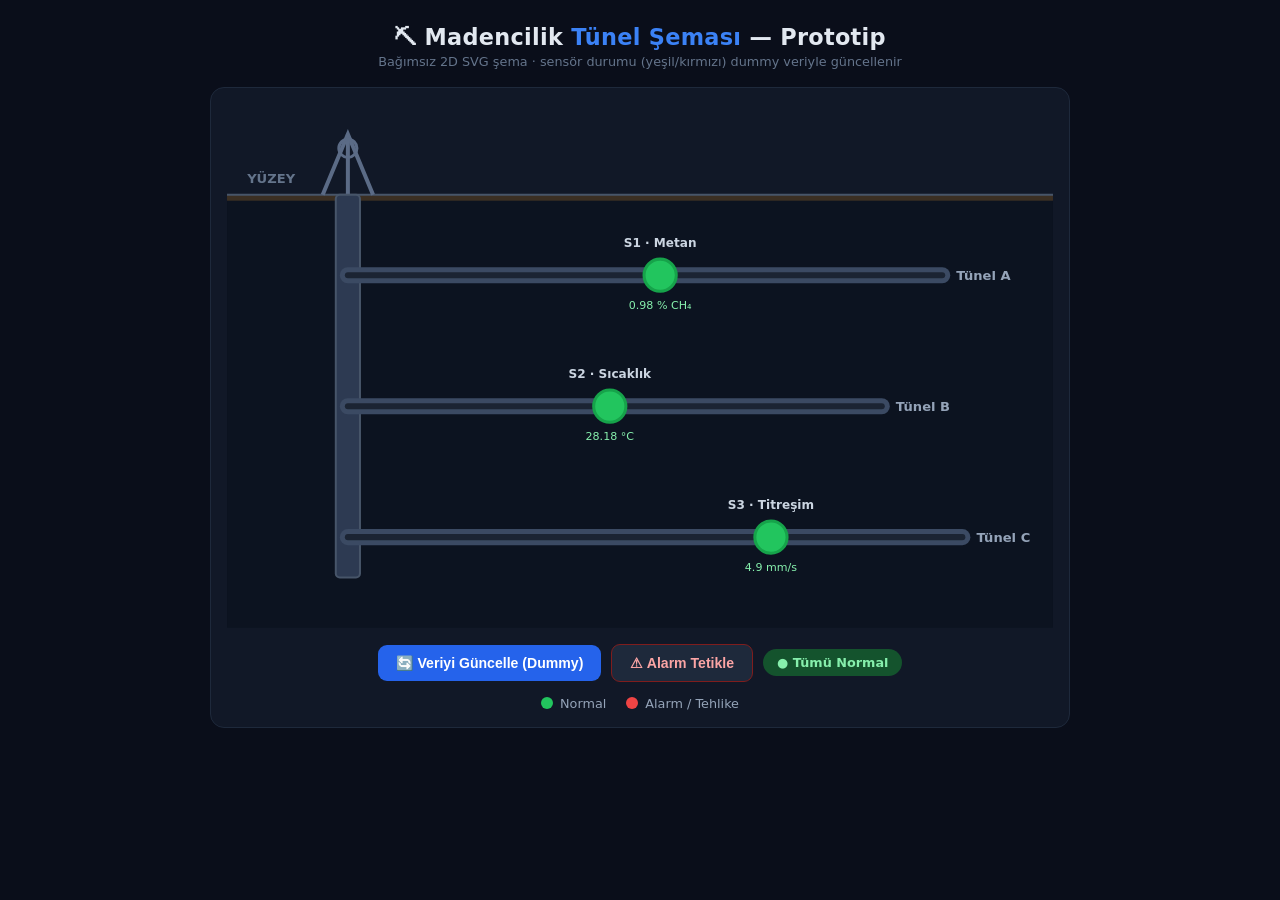
<file: prototypes/tunnel_schema/index.html>
<!DOCTYPE html>
<html lang="tr">
<head>
<meta charset="UTF-8">
<meta name="viewport" content="width=device-width, initial-scale=1.0">
<title>Madencilik Tünel Şeması — Prototip</title>
<link rel="stylesheet" href="style.css">
</head>
<body>

  <div class="header">
    <h1>⛏ Madencilik <span>Tünel Şeması</span> — Prototip</h1>
    <p>Bağımsız 2D SVG şema · sensör durumu (yeşil/kırmızı) dummy veriyle güncellenir</p>
  </div>

  <!-- Ölçeklenebilir SVG şema (viewBox ile her boyuta uyar) -->
  <div class="schema-wrap">
    <svg viewBox="0 0 820 520" xmlns="http://www.w3.org/2000/svg" role="img"
         aria-label="Üç tünel hattı ve üç sensör içeren maden şeması">

      <!-- yer altı katman fonu -->
      <rect x="0" y="90" width="820" height="430" fill="#0c1320"/>
      <rect x="0" y="90" width="820" height="6" fill="#3b2f23"/>

      <!-- yüzey + kuyu kulesi (headframe) -->
      <line x1="0" y1="90" x2="820" y2="90" stroke="#475569" stroke-width="2"/>
      <text x="20" y="78" fill="#64748b" font-size="13" font-weight="600">YÜZEY</text>
      <g stroke="#5b6b86" stroke-width="4" fill="none">
        <path d="M95 90 L120 30 L145 90"/>
        <line x1="120" y1="30" x2="120" y2="90"/>
      </g>
      <circle cx="120" cy="44" r="9" fill="none" stroke="#5b6b86" stroke-width="3"/>

      <!-- ana düşey kuyu (shaft) -->
      <rect x="108" y="90" width="24" height="380" rx="4" fill="#2d3a52" stroke="#475569" stroke-width="2"/>

      <!-- ===== 3 TÜNEL HATTI (node) ===== -->
      <!-- Tünel A -->
      <line class="tunnel" x1="120" y1="170" x2="710" y2="170" stroke="#3b4a63" stroke-width="16" stroke-linecap="round"/>
      <line x1="120" y1="170" x2="710" y2="170" stroke="#1b2433" stroke-width="6" stroke-linecap="round"/>
      <text x="724" y="175" fill="#94a3b8" font-size="13" font-weight="700">Tünel A</text>

      <!-- Tünel B -->
      <line class="tunnel" x1="120" y1="300" x2="650" y2="300" stroke="#3b4a63" stroke-width="16" stroke-linecap="round"/>
      <line x1="120" y1="300" x2="650" y2="300" stroke="#1b2433" stroke-width="6" stroke-linecap="round"/>
      <text x="664" y="305" fill="#94a3b8" font-size="13" font-weight="700">Tünel B</text>

      <!-- Tünel C -->
      <line class="tunnel" x1="120" y1="430" x2="730" y2="430" stroke="#3b4a63" stroke-width="16" stroke-linecap="round"/>
      <line x1="120" y1="430" x2="730" y2="430" stroke="#1b2433" stroke-width="6" stroke-linecap="round"/>
      <text x="744" y="435" fill="#94a3b8" font-size="13" font-weight="700">Tünel C</text>

      <!-- ===== 3 SENSÖR (tünel hatları üzerinde) ===== -->
      <!-- Sensör 1 — Tünel A -->
      <g data-sensor="0">
        <circle class="pulse normal" id="pulse-0" cx="430" cy="170" r="16"/>
        <circle class="sensor normal" id="dot-0" cx="430" cy="170" r="16" stroke-width="3"/>
        <text x="430" y="142" text-anchor="middle" fill="#cbd5e1" font-size="12" font-weight="700">S1 · Metan</text>
        <text id="val-0" x="430" y="204" text-anchor="middle" fill="#64748b" font-size="11">—</text>
      </g>

      <!-- Sensör 2 — Tünel B -->
      <g data-sensor="1">
        <circle class="pulse normal" id="pulse-1" cx="380" cy="300" r="16"/>
        <circle class="sensor normal" id="dot-1" cx="380" cy="300" r="16" stroke-width="3"/>
        <text x="380" y="272" text-anchor="middle" fill="#cbd5e1" font-size="12" font-weight="700">S2 · Sıcaklık</text>
        <text id="val-1" x="380" y="334" text-anchor="middle" fill="#64748b" font-size="11">—</text>
      </g>

      <!-- Sensör 3 — Tünel C -->
      <g data-sensor="2">
        <circle class="pulse normal" id="pulse-2" cx="540" cy="430" r="16"/>
        <circle class="sensor normal" id="dot-2" cx="540" cy="430" r="16" stroke-width="3"/>
        <text x="540" y="402" text-anchor="middle" fill="#cbd5e1" font-size="12" font-weight="700">S3 · Titreşim</text>
        <text id="val-2" x="540" y="464" text-anchor="middle" fill="#64748b" font-size="11">—</text>
      </g>
    </svg>

    <!-- Kontroller -->
    <div class="controls">
      <button class="btn btn-primary" onclick="updateSensors()">🔄 Veriyi Güncelle (Dummy)</button>
      <button class="btn btn-alarm" onclick="forceAlarm()">⚠ Alarm Tetikle</button>
      <span class="status-pill" id="status">● Tümü Normal</span>
    </div>

    <!-- Açıklama -->
    <div class="legend">
      <div class="item"><span class="dot green"></span> Normal</div>
      <div class="item"><span class="dot red"></span> Alarm / Tehlike</div>
    </div>
  </div>

<script>
/* ============================================================
   Dummy (örnek) veri katmanı — backend YOK.
   Gerçek projede bu fonksiyon /dashboard/latest-all gibi
   bir API'den beslenecek; şu an rastgele üretiyor.
   ============================================================ */

// Sensör tanımları (birim + alarm eşiği)
const SENSORS = [
  { id: "S1", ad: "Metan",    birim: "% CH₄", esik: 1.0, uret: () => rand(0.1, 2.4) },
  { id: "S2", ad: "Sıcaklık", birim: "°C",    esik: 40,  uret: () => rand(22, 55)  },
  { id: "S3", ad: "Titreşim", birim: "mm/s",  esik: 5.0, uret: () => rand(0.5, 9)  },
];

function rand(min, max) {
  return Math.round((min + Math.random() * (max - min)) * 100) / 100;
}

// Dummy veri üretici: her sensör için değer + durum döner
function generateDummyData() {
  return SENSORS.map(s => {
    const deger = s.uret();
    return { ...s, deger, alarm: deger >= s.esik };
  });
}

// Şemayı gelen veriye göre boyar (yeşil/kırmızı)
function updateSensors() {
  const veri = generateDummyData();
  let alarmSayisi = 0;

  veri.forEach((s, i) => {
    const durum = s.alarm ? "alarm" : "normal";
    if (s.alarm) alarmSayisi++;

    document.getElementById(`dot-${i}`).setAttribute("class", `sensor ${durum}`);
    document.getElementById(`pulse-${i}`).setAttribute("class", `pulse ${durum}`);

    const valEl = document.getElementById(`val-${i}`);
    valEl.textContent = `${s.deger} ${s.birim}`;
    valEl.setAttribute("fill", s.alarm ? "#fca5a5" : "#86efac");
  });

  const pill = document.getElementById("status");
  if (alarmSayisi > 0) {
    pill.textContent = `⚠ ${alarmSayisi} sensörde ALARM`;
    pill.classList.add("has-alarm");
  } else {
    pill.textContent = "● Tümü Normal";
    pill.classList.remove("has-alarm");
  }
}

// Test için: tüm sensörleri zorla alarma sok
function forceAlarm() {
  SENSORS.forEach((s, i) => {
    document.getElementById(`dot-${i}`).setAttribute("class", "sensor alarm");
    document.getElementById(`pulse-${i}`).setAttribute("class", "pulse alarm");
    const valEl = document.getElementById(`val-${i}`);
    valEl.textContent = `${(s.esik * 1.4).toFixed(2)} ${s.birim}`;
    valEl.setAttribute("fill", "#fca5a5");
  });
  const pill = document.getElementById("status");
  pill.textContent = "⚠ 3 sensörde ALARM";
  pill.classList.add("has-alarm");
}

// İlk çizim + her 3 saniyede otomatik güncelleme
updateSensors();
setInterval(updateSensors, 3000);
</script>
</body>
</html>
</file>
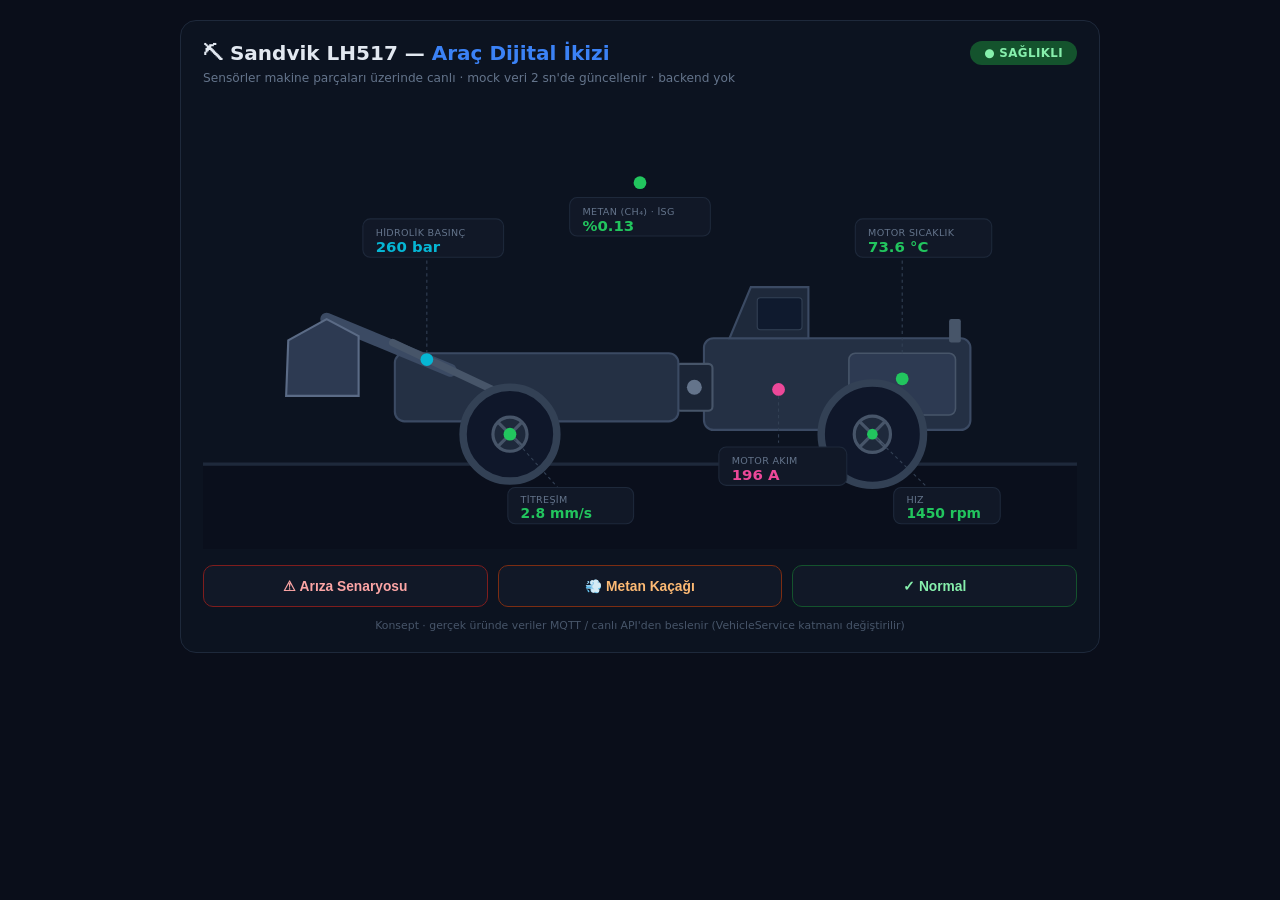
<file: prototypes/vehicle_twin/index.html>
<!DOCTYPE html>
<html lang="tr">
<head>
<meta charset="UTF-8">
<meta name="viewport" content="width=device-width, initial-scale=1.0">
<title>Sandvik LH517 — Araç Dijital İkizi (Prototip)</title>
<style>
  * { margin:0; padding:0; box-sizing:border-box; }
  body { font-family:'Segoe UI',system-ui,sans-serif; background:#0a0e1a; color:#e2e8f0; padding:20px;
         min-height:100vh; display:flex; flex-direction:column; align-items:center; }
  .sr-only { position:absolute; width:1px; height:1px; overflow:hidden; clip:rect(0 0 0 0); }

  .wrap { width:100%; max-width:920px; background:#0c1320; border:1px solid #1e293b; border-radius:16px; padding:20px 22px; }
  .head { display:flex; justify-content:space-between; align-items:center; margin-bottom:6px; }
  .head h1 { font-size:1.25rem; font-weight:800; }
  .head h1 span { color:#3b82f6; }
  .badge { font-size:0.74rem; font-weight:800; padding:5px 14px; border-radius:99px; letter-spacing:0.4px; }
  .sub { font-size:0.76rem; color:#64748b; margin-bottom:6px; }

  svg { width:100%; height:auto; display:block; }

  /* sensör değer kutuları */
  .lbl { font-size:9px; fill:#64748b; letter-spacing:0.3px; }
  .val { font-size:14px; font-weight:800; }

  .heat, .gas-cloud { transition:opacity 0.5s; }

  /* kontroller */
  .ctrls { display:flex; gap:10px; margin-top:16px; }
  .btn { flex:1; padding:12px; border-radius:10px; font-size:0.86rem; font-weight:700; cursor:pointer;
         border:1px solid #334155; background:#111827; color:#e2e8f0; transition:transform .12s, background .15s; }
  .btn:active { transform:translateY(1px); }
  .btn.anom  { border-color:#7f1d1d; color:#fca5a5; } .btn.anom:hover{ background:#2a1414; }
  .btn.gas   { border-color:#7c2d12; color:#fdba74; } .btn.gas:hover{ background:#241405; }
  .btn.norm  { border-color:#14532d; color:#86efac; } .btn.norm:hover{ background:#0f2417; }
  .foot { font-size:0.68rem; color:#475569; text-align:center; margin-top:12px; }

  .bg-ok{background:#14532d;color:#86efac;} .bg-warn{background:#713f12;color:#fde68a;}
  .bg-alarm{background:#7f1d1d;color:#fca5a5;} .bg-gas{background:#7c2d12;color:#fdba74;}
</style>
</head>
<body>
  <h2 class="sr-only">Sandvik LH517 yükleyicinin 2D dijital ikizi: sensör değerleri makinenin ilgili parçaları üzerinde canlı gösterilir.</h2>

  <div class="wrap">
    <div class="head">
      <h1>⛏ Sandvik LH517 — <span>Araç Dijital İkizi</span></h1>
      <span class="badge bg-ok" id="status">● SAĞLIKLI</span>
    </div>
    <div class="sub">Sensörler makine parçaları üzerinde canlı · mock veri 2 sn'de güncellenir · backend yok</div>

    <svg viewBox="0 0 820 430" role="img" aria-label="LH517 araç şeması ve sensörler">
      <!-- zemin -->
      <rect x="0" y="350" width="820" height="80" fill="#0a0f1c"/>
      <line x1="0" y1="350" x2="820" y2="350" stroke="#1e293b" stroke-width="3"/>

      <!-- metan bulutu -->
      <g class="gas-cloud" id="gas-cloud" opacity="0">
        <ellipse cx="410" cy="80" rx="140" ry="40" fill="#10b981" opacity="0.16"/>
        <ellipse cx="360" cy="70" rx="80" ry="26" fill="#10b981" opacity="0.12"/>
      </g>

      <!-- ===== MAKİNE ===== -->
      <g id="machine">
        <!-- arka şasi / motor bölmesi -->
        <rect x="470" y="232" width="250" height="86" rx="9" fill="#243044" stroke="#3b4a63" stroke-width="2"/>
        <rect id="engine" x="606" y="246" width="100" height="58" rx="6" fill="#2d3a52" stroke="#475569" stroke-width="1.5"/>
        <g class="heat" id="heat" opacity="0">
          <path d="M616 242 q5 -11 10 0 q5 11 10 0" stroke="#f59e0b" stroke-width="2.5" fill="none"/>
          <path d="M648 238 q5 -11 10 0 q5 11 10 0" stroke="#fb923c" stroke-width="2.5" fill="none"/>
          <path d="M680 242 q5 -11 10 0 q5 11 10 0" stroke="#f59e0b" stroke-width="2.5" fill="none"/>
        </g>
        <rect x="700" y="214" width="11" height="22" rx="2" fill="#475569"/>

        <!-- kabin -->
        <path d="M494 232 L514 184 L568 184 L568 232 Z" fill="#1e293b" stroke="#3b4a63" stroke-width="2"/>
        <rect x="520" y="194" width="42" height="30" rx="3" fill="#0f1a2e" stroke="#334155"/>

        <!-- artikülasyon -->
        <rect x="444" y="256" width="34" height="44" rx="4" fill="#1b2536" stroke="#475569" stroke-width="2"/>
        <circle cx="461" cy="278" r="7" fill="#64748b"/>

        <!-- ön şasi -->
        <rect x="180" y="246" width="266" height="64" rx="9" fill="#243044" stroke="#3b4a63" stroke-width="2"/>

        <!-- kaldırma kolu + silindir -->
        <line x1="232" y1="262" x2="116" y2="214" stroke="#3b4a63" stroke-width="12" stroke-linecap="round"/>
        <line x1="284" y1="286" x2="178" y2="236" stroke="#475569" stroke-width="7" stroke-linecap="round"/>

        <!-- kova -->
        <path d="M116 214 L80 234 L78 286 L146 286 L146 230 Z" fill="#2d3a52" stroke="#5b6b86" stroke-width="2"/>

        <!-- tekerlekler -->
        <g id="wheel-f">
          <circle cx="288" cy="322" r="44" fill="#0f172a" stroke="#334155" stroke-width="7"/>
          <circle cx="288" cy="322" r="16" fill="#1e293b" stroke="#475569" stroke-width="3"/>
          <g id="spokes-f" stroke="#475569" stroke-width="3">
            <line x1="288" y1="306" x2="288" y2="338"/><line x1="272" y1="322" x2="304" y2="322"/>
          </g>
        </g>
        <g id="wheel-r">
          <circle cx="628" cy="322" r="48" fill="#0f172a" stroke="#334155" stroke-width="7"/>
          <circle cx="628" cy="322" r="17" fill="#1e293b" stroke="#475569" stroke-width="3"/>
          <g id="spokes-r" stroke="#475569" stroke-width="3">
            <line x1="628" y1="305" x2="628" y2="339"/><line x1="611" y1="322" x2="645" y2="322"/>
          </g>
        </g>
      </g>

      <!-- ===== SENSÖR ROZETLERİ ===== -->
      <!-- Motor sıcaklık -->
      <g>
        <line x1="656" y1="246" x2="656" y2="150" stroke="#334155" stroke-width="1" stroke-dasharray="3 3"/>
        <circle id="dot-temp" cx="656" cy="270" r="6" fill="#22c55e"/>
        <rect x="612" y="120" width="128" height="36" rx="7" fill="#111827" stroke="#1e293b"/>
        <text class="lbl" x="624" y="136">MOTOR SICAKLIK</text>
        <text class="val" id="v-temp" x="624" y="151" fill="#22c55e">—</text>
      </g>
      <!-- Motor akım -->
      <g>
        <line x1="540" y1="280" x2="540" y2="330" stroke="#334155" stroke-width="1" stroke-dasharray="3 3"/>
        <circle id="dot-cur" cx="540" cy="280" r="6" fill="#ec4899"/>
        <rect x="484" y="334" width="120" height="36" rx="7" fill="#111827" stroke="#1e293b"/>
        <text class="lbl" x="496" y="350">MOTOR AKIM</text>
        <text class="val" id="v-cur" x="496" y="365" fill="#ec4899">—</text>
      </g>
      <!-- Hidrolik basınç -->
      <g>
        <line x1="210" y1="252" x2="210" y2="150" stroke="#334155" stroke-width="1" stroke-dasharray="3 3"/>
        <circle id="dot-pres" cx="210" cy="252" r="6" fill="#06b6d4"/>
        <rect x="150" y="120" width="132" height="36" rx="7" fill="#111827" stroke="#1e293b"/>
        <text class="lbl" x="162" y="136">HİDROLİK BASINÇ</text>
        <text class="val" id="v-pres" x="162" y="151" fill="#06b6d4">—</text>
      </g>
      <!-- Titreşim -->
      <g>
        <line x1="288" y1="322" x2="340" y2="380" stroke="#334155" stroke-width="1" stroke-dasharray="3 3"/>
        <circle id="dot-vib" cx="288" cy="322" r="6" fill="#22c55e"/>
        <rect x="286" y="372" width="118" height="34" rx="7" fill="#111827" stroke="#1e293b"/>
        <text class="lbl" x="298" y="387">TİTREŞİM</text>
        <text class="val" id="v-vib" x="298" y="401" fill="#22c55e" style="font-size:13px">—</text>
      </g>
      <!-- Hız -->
      <g>
        <line x1="628" y1="322" x2="688" y2="380" stroke="#334155" stroke-width="1" stroke-dasharray="3 3"/>
        <circle cx="628" cy="322" r="5" fill="#22c55e"/>
        <rect x="648" y="372" width="100" height="34" rx="7" fill="#111827" stroke="#1e293b"/>
        <text class="lbl" x="660" y="387">HIZ</text>
        <text class="val" id="v-spd" x="660" y="401" fill="#22c55e" style="font-size:13px">—</text>
      </g>
      <!-- Metan -->
      <g>
        <circle id="dot-gas" cx="410" cy="86" r="6" fill="#10b981"/>
        <rect x="344" y="100" width="132" height="36" rx="7" fill="#111827" stroke="#1e293b"/>
        <text class="lbl" x="356" y="116">METAN (CH₄) · İSG</text>
        <text class="val" id="v-gas" x="356" y="131" fill="#10b981">—</text>
      </g>
    </svg>

    <div class="ctrls">
      <button class="btn anom" onclick="VehicleService.setMode('anom')">⚠ Arıza Senaryosu</button>
      <button class="btn gas"  onclick="VehicleService.setMode('gas')">💨 Metan Kaçağı</button>
      <button class="btn norm" onclick="VehicleService.setMode('normal')">✓ Normal</button>
    </div>
    <div class="foot">Konsept · gerçek üründe veriler MQTT / canlı API'den beslenir (VehicleService katmanı değiştirilir)</div>
  </div>

<script>
/* ============================================================================
   SERVICE KATMANI — mock veri (görselden bağımsız, ileride MQTT/API'ye bağlanır)
   ============================================================================ */
const VehicleService = (() => {
  let mode = "normal";
  const listeners = [];
  const rnd = (a,b)=> a + Math.random()*(b-a);

  function read() {
    if (mode === "anom")
      return { temp:rnd(98,109), cur:rnd(205,224), pres:rnd(255,278), vib:rnd(8,12), gas:rnd(0.1,0.5), spd:rnd(1380,1460) };
    if (mode === "gas")
      return { temp:rnd(74,88), cur:rnd(175,196), pres:rnd(250,275), vib:rnd(2,4), gas:rnd(1.6,2.4), spd:rnd(1450,1490) };
    return   { temp:rnd(72,88), cur:rnd(170,196), pres:rnd(250,278), vib:rnd(2,4.2), gas:rnd(0.1,0.6), spd:rnd(1450,1490) };
  }
  function emit(){ const d=read(); listeners.forEach(fn=>fn(d)); }

  return {
    subscribe(fn){ listeners.push(fn); fn(read()); },
    start(){ emit(); return setInterval(emit, 2000); },   // 2 sn periyot
    setMode(m){ mode=m; emit(); },
    // GELECEK: connectMQTT(url){...} / connectAPI(base){...}  → read()'i değiştir
  };
})();

/* ============================================================================
   GÖRSEL KATMAN — gelen veriyi makine üzerinde canlandırır
   ============================================================================ */
const $ = id => document.getElementById(id);
const COL = { ok:"#22c55e", warn:"#f59e0b", alarm:"#ef4444" };

function colorFor(val, warnT, alarmT){ return val>=alarmT ? "alarm" : val>=warnT ? "warn" : "ok"; }
function gasColor(g){ return g>=2 ? "alarm" : g>=1.5 ? "warn" : g>=1 ? "warn" : "ok"; }

let last = null;

function apply(d){
  last = d;
  const tS = colorFor(d.temp, 92, 100);
  const vS = colorFor(d.vib, 5, 8);
  const cS = d.cur>=200 ? "alarm" : "ok";
  const gS = gasColor(d.gas);

  set("temp", d.temp.toFixed(1)+" °C", tS);
  set("cur",  d.cur.toFixed(0)+" A",  cS, "#ec4899");
  set("pres", d.pres.toFixed(0)+" bar", "ok", "#06b6d4");
  set("vib",  d.vib.toFixed(1)+" mm/s", vS);
  set("spd",  d.spd.toFixed(0)+" rpm", "ok");
  setGas(d.gas, gS);

  $("heat").setAttribute("opacity", d.temp>=92 ? "1" : "0");
  $("gas-cloud").setAttribute("opacity", d.gas>=1 ? "1" : "0");

  // genel durum
  const worst = [tS,vS,cS,gS].includes("alarm") ? "alarm"
              : [tS,vS,cS,gS].includes("warn") ? "warn" : "ok";
  const badge = $("status");
  if (gS!=="ok" && d.gas>=1.5) { badge.textContent="● İSG: METAN"; badge.className="badge bg-gas"; }
  else if (worst==="alarm")    { badge.textContent="● ARIZA RİSKİ"; badge.className="badge bg-alarm"; }
  else if (worst==="warn")     { badge.textContent="● DİKKAT";      badge.className="badge bg-warn"; }
  else                         { badge.textContent="● SAĞLIKLI";    badge.className="badge bg-ok"; }
}

function set(key, text, state, fixed){
  const c = fixed && state==="ok" ? fixed : COL[state];
  $("v-"+key).textContent = text;
  $("v-"+key).setAttribute("fill", c);
  const dot = $("dot-"+key);
  if (dot) dot.setAttribute("fill", c);
}
function setGas(g, state){
  const c = COL[state];
  $("v-gas").textContent = "%"+g.toFixed(2);
  $("v-gas").setAttribute("fill", c);
  $("dot-gas").setAttribute("fill", c);
}

/* animasyon: tekerlek dönüşü + titreşim sarsıntısı */
let ang = 0;
function frame(){
  const fast = last ? Math.max(1, last.spd/400) : 3;
  ang = (ang + fast) % 360;
  $("spokes-f").setAttribute("transform", `rotate(${ang} 288 322)`);
  $("spokes-r").setAttribute("transform", `rotate(${ang} 628 322)`);
  const shake = (last && last.vib>=8) ? (Math.random()-0.5)*4 : 0;
  $("machine").setAttribute("transform", `translate(0 ${shake})`);
  requestAnimationFrame(frame);
}

VehicleService.subscribe(apply);
VehicleService.start();
requestAnimationFrame(frame);
</script>
</body>
</html>
</file>
<file: prototypes/tunnel_schema/style.css>
/* ============================================================
   Madencilik Tünel Şeması — Prototip Stil Dosyası
   Bağımsız çalışır, hiçbir backend'e bağlı değildir.
   ============================================================ */

* { margin: 0; padding: 0; box-sizing: border-box; }

body {
  font-family: 'Segoe UI', system-ui, sans-serif;
  background: #0a0e1a;
  color: #e2e8f0;
  min-height: 100vh;
  display: flex;
  flex-direction: column;
  align-items: center;
  padding: 24px 16px;
}

/* ── Başlık ── */
.header {
  text-align: center;
  margin-bottom: 18px;
}
.header h1 {
  font-size: 1.4rem;
  font-weight: 800;
  letter-spacing: 0.3px;
}
.header h1 span { color: #3b82f6; }
.header p {
  font-size: 0.8rem;
  color: #64748b;
  margin-top: 4px;
}

/* ── Şema kapsayıcı (ölçeklenebilir) ── */
.schema-wrap {
  width: 100%;
  max-width: 860px;
  background: #111827;
  border: 1px solid #1e293b;
  border-radius: 14px;
  padding: 16px;
}

/* SVG div içinde, viewBox ile tam ölçeklenir */
.schema-wrap svg {
  width: 100%;
  height: auto;
  display: block;
}

/* ── Sensör daireleri ── */
.sensor {
  cursor: pointer;
  transition: fill 0.4s ease, stroke 0.4s ease;
}
.sensor.normal  { fill: #22c55e; stroke: #16a34a; }
.sensor.alarm   { fill: #ef4444; stroke: #b91c1c; }

/* nabız animasyonu (alarm halkası) */
.pulse {
  transform-box: fill-box;
  transform-origin: center;
}
.pulse.normal { fill: #22c55e; }
.pulse.alarm  { fill: #ef4444; animation: pulse 1.2s ease-out infinite; }
@keyframes pulse {
  0%   { transform: scale(1);   opacity: 0.5; }
  100% { transform: scale(3.2); opacity: 0;   }
}

/* ── Kontrol çubuğu ── */
.controls {
  display: flex;
  gap: 10px;
  align-items: center;
  margin-top: 16px;
  flex-wrap: wrap;
  justify-content: center;
}
.btn {
  padding: 10px 18px;
  border: none;
  border-radius: 9px;
  font-size: 0.88rem;
  font-weight: 700;
  cursor: pointer;
  transition: transform 0.12s, background 0.15s;
}
.btn:active { transform: translateY(1px); }
.btn-primary { background: #2563eb; color: #fff; }
.btn-primary:hover { background: #1d4ed8; }
.btn-alarm { background: #1e293b; color: #fca5a5; border: 1px solid #7f1d1d; }
.btn-alarm:hover { background: #2a1414; }

.status-pill {
  font-size: 0.8rem;
  font-weight: 700;
  padding: 6px 14px;
  border-radius: 99px;
  background: #14532d;
  color: #86efac;
}
.status-pill.has-alarm { background: #7f1d1d; color: #fca5a5; }

/* ── Açıklama (legend) ── */
.legend {
  display: flex;
  gap: 20px;
  justify-content: center;
  margin-top: 14px;
  font-size: 0.8rem;
  color: #94a3b8;
}
.legend .item { display: flex; align-items: center; gap: 7px; }
.legend .dot { width: 12px; height: 12px; border-radius: 50%; }
.legend .dot.green { background: #22c55e; }
.legend .dot.red   { background: #ef4444; }
</file>
